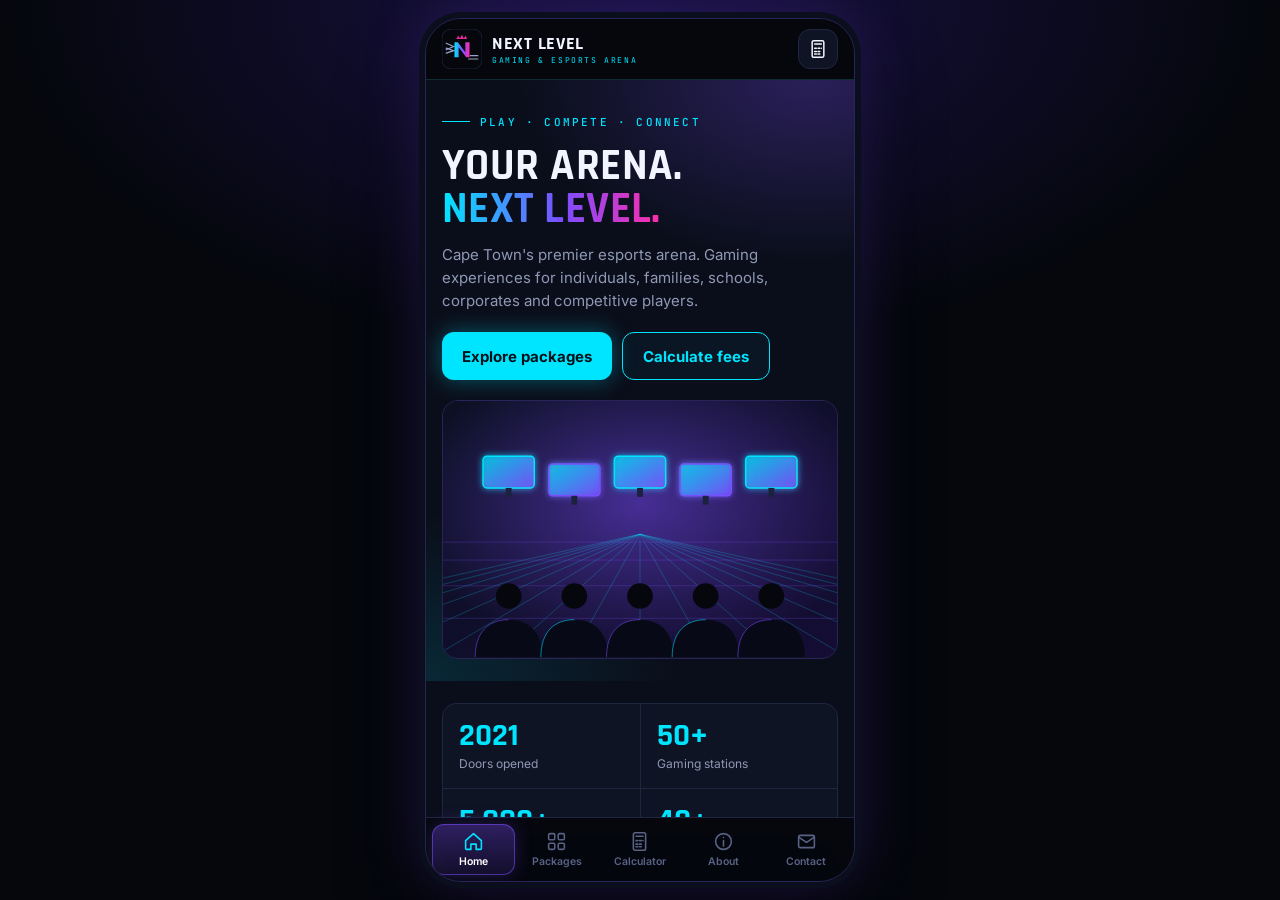
<file: MOBILE APP/index.html>
<!DOCTYPE html>
<html lang="en">
<head>
<meta charset="utf-8">
<meta name="viewport" content="width=device-width, initial-scale=1, viewport-fit=cover">
<meta name="theme-color" content="#05070D">
<meta name="color-scheme" content="dark">
<title>Next Level Gaming & Esports Arena</title>
<link rel="preconnect" href="https://fonts.googleapis.com">
<link rel="preconnect" href="https://fonts.gstatic.com" crossorigin>
<link href="https://fonts.googleapis.com/css2?family=Rajdhani:wght@500;600;700&family=Inter:wght@400;500;600;700&family=JetBrains+Mono:wght@400;500&display=swap" rel="stylesheet">
<link rel="stylesheet" href="styles.css">
</head>
<body>
<div id="app">
  <header class="top" id="top"></header>
  <main id="view"></main>
  <nav class="tabs" id="tabs" aria-label="Main"></nav>
  <div id="scrim" data-a="closesheet"></div>
  <section id="sheet" aria-modal="true" role="dialog" aria-label="Book a session"></section>
  <div id="toast" role="status"></div>
</div>

<script src="app.js"></script>
</body>
</html>
</file>
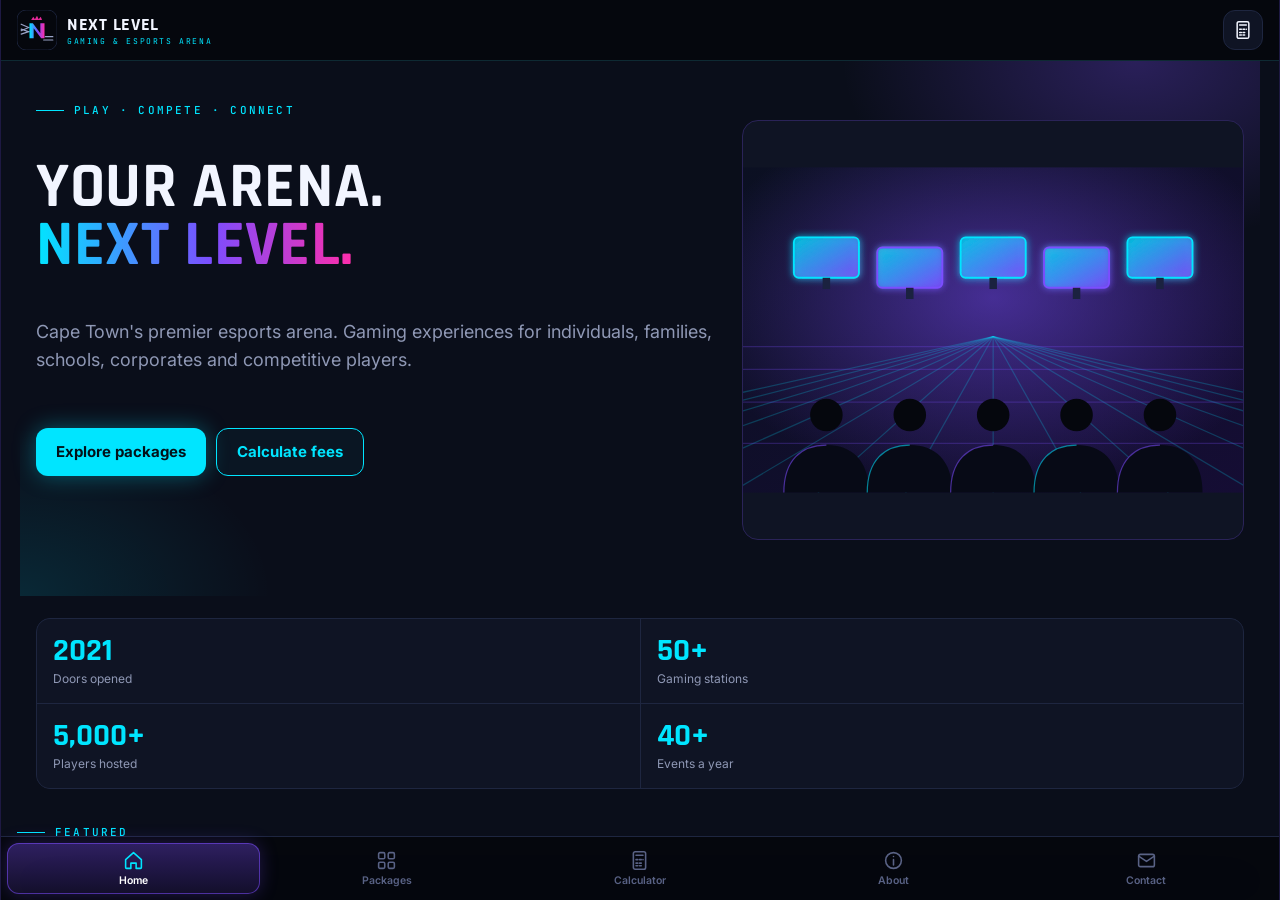
<file: TASK 2/index.html>
<!DOCTYPE html>
<html lang="en">
<head>
<meta charset="utf-8">
<meta name="viewport" content="width=device-width, initial-scale=1, viewport-fit=cover">
<meta name="theme-color" content="#05070D">
<meta name="color-scheme" content="dark">
<title>Next Level Gaming & Esports Arena</title>
<link rel="preconnect" href="https://fonts.googleapis.com">
<link rel="preconnect" href="https://fonts.gstatic.com" crossorigin>
<link href="https://fonts.googleapis.com/css2?family=Rajdhani:wght@500;600;700&family=Inter:wght@400;500;600;700&family=JetBrains+Mono:wght@400;500&display=swap" rel="stylesheet">
<link rel="stylesheet" href="styles.css">
</head>
<body>
<div id="NEXTLEVEL" class="app">
  <header class="top" id="top"></header>
  <main id="view"></main>
  <nav class="tabs" id="tabs" aria-label="Main"></nav>
  <div id="scrim" data-a="closesheet"></div>
  <section id="sheet" aria-modal="true" role="dialog" aria-label="Book a session"></section>
  <div id="toast" role="status"></div>
</div>

<script src="NEXTLEVELWA.js"></script>
</body>
</html>
</file>
<file: MOBILE APP/styles.css>
:root{
  --bg:#05070D; --bg2:#0A0E1A; --card:#0F1424; --card2:#141A2E;
  --line:#1E2640; --line2:#2A2358;
  --cyan:#00E5FF; --purple:#7C4DFF; --pink:#FF2DAA; --green:#00D68F;
  --text:#F2F5FF; --mute:#8F98B5; --dim:#5A6385;
  --display:'Rajdhani','Chakra Petch','Arial Narrow',sans-serif;
  --body:'Inter',system-ui,-apple-system,'Segoe UI',sans-serif;
  --mono:'JetBrains Mono','Space Mono',ui-monospace,Menlo,Consolas,monospace;
}
*{box-sizing:border-box;-webkit-tap-highlight-color:transparent}
html,body{height:100%;margin:0;background:var(--bg);color:var(--text);font-family:var(--body);overscroll-behavior:none}
body{display:flex;justify-content:center;align-items:stretch}
button{font:inherit;color:inherit;cursor:pointer;border:0;background:none;padding:0}
button:focus-visible,input:focus-visible,select:focus-visible,textarea:focus-visible,a:focus-visible{outline:2px solid var(--cyan);outline-offset:2px}
a{color:inherit;text-decoration:none}
#app{position:relative;width:100%;max-width:430px;height:100%;display:flex;flex-direction:column;background:var(--bg2);overflow:hidden}
@media (min-width:600px){
  body{align-items:center;background:radial-gradient(900px 500px at 50% 0,#1a1245 0,var(--bg) 70%)}
  #app{height:min(900px,96%);border-radius:36px;border:1px solid var(--line2);box-shadow:0 0 0 6px #0b0f1d,0 0 60px rgba(124,77,255,.25),0 30px 80px rgba(0,0,0,.6)}
}
/* header */
.top{flex:none;display:flex;align-items:center;justify-content:space-between;padding:calc(10px + env(safe-area-inset-top,0px)) 16px 10px;background:#05070D;border-bottom:1px solid #0e2a33;z-index:5}
.brand{display:flex;align-items:center;gap:10px;min-width:0}
.brand .wm{font-family:var(--display);font-weight:700;font-size:18px;line-height:1;letter-spacing:.04em}
.brand .wm small{display:block;font-family:var(--mono);font-weight:400;font-size:8px;letter-spacing:.2em;color:var(--cyan);margin-top:3px}
.iconbtn{position:relative;width:40px;height:40px;border-radius:12px;display:grid;place-items:center;border:1px solid var(--line);background:var(--card)}
.iconbtn svg{width:20px;height:20px}
.badge{position:absolute;top:-5px;right:-5px;min-width:18px;height:18px;border-radius:9px;background:var(--pink);color:#fff;font:600 10px/18px var(--mono);text-align:center;padding:0 4px;box-shadow:0 0 10px rgba(255,45,170,.6)}
/* view */
#view{flex:1;overflow-y:auto;overflow-x:hidden;scroll-behavior:smooth;padding-bottom:16px}
#view::-webkit-scrollbar{width:0}
/* tabs */
.tabs{flex:none;display:grid;grid-template-columns:repeat(5,1fr);background:#05070D;border-top:1px solid var(--line);padding:6px 6px calc(6px + env(safe-area-inset-bottom,0px));z-index:5}
.tab{display:flex;flex-direction:column;align-items:center;gap:3px;padding:7px 0;border-radius:12px;color:var(--dim);font-size:10.5px;font-weight:600}
.tab svg{width:21px;height:21px}
.tab.on{color:#fff;background:linear-gradient(180deg,rgba(124,77,255,.35),rgba(124,77,255,.12));box-shadow:inset 0 0 0 1px rgba(124,77,255,.55),0 0 18px rgba(124,77,255,.25)}
.tab.on svg{color:var(--cyan)}
/* type */
h1,h2,h3{font-family:var(--display);text-transform:uppercase;margin:0;line-height:.98;letter-spacing:.01em}
h1{font-size:44px;font-weight:700}
h2{font-size:28px;font-weight:700}
h3{font-size:20px;font-weight:700}
.grad{background:linear-gradient(90deg,var(--cyan),var(--purple) 55%,var(--pink));-webkit-background-clip:text;background-clip:text;color:transparent}
.pu{color:var(--purple)}
.mono{font-family:var(--mono)}
.eyebrow{display:inline-flex;align-items:center;gap:10px;font:500 11px var(--mono);letter-spacing:.2em;text-transform:uppercase;color:var(--cyan)}
.eyebrow::before{content:"";width:28px;height:1px;background:var(--cyan)}
.tag{display:inline-block;font:500 11px var(--mono);letter-spacing:.08em;text-transform:uppercase;padding:5px 10px;border-radius:8px;border:1px solid var(--line);background:var(--card2);color:var(--mute)}
.tag.cy{color:var(--cyan);border-color:#0b5566;background:rgba(0,229,255,.08)}
.tag.gr{color:var(--green);border-color:#0b5a41;background:rgba(0,214,143,.1)}
.tag.pk{color:var(--pink);border-color:#5a1442;background:rgba(255,45,170,.1)}
.tag.pp{color:#a98bff;border-color:#3a2a80;background:rgba(124,77,255,.12)}
.sec{padding:22px 16px}
.sec.alt{background:var(--bg);border-top:1px solid var(--line);border-bottom:1px solid var(--line)}
.lead{color:var(--mute);font-size:15px;line-height:1.55;margin:12px 0 0}
.lbl{display:flex;align-items:center;gap:10px;font:500 11px var(--mono);letter-spacing:.2em;text-transform:uppercase;color:#14a3ba;margin:0 0 14px}
.lbl::before{content:"";width:4px;height:18px;border-radius:2px;background:var(--cyan);box-shadow:0 0 10px var(--cyan)}
/* buttons */
.btn{display:inline-flex;align-items:center;justify-content:center;gap:8px;height:48px;padding:0 20px;border-radius:12px;font-weight:700;font-size:15px;transition:transform .12s,box-shadow .12s}
.btn:active{transform:scale(.97)}
.btn.pri{background:var(--cyan);color:#03121a;box-shadow:0 0 22px rgba(0,229,255,.35)}
.btn.out{border:1px solid var(--cyan);color:var(--cyan);background:rgba(0,229,255,.04)}
.btn.pur{border:1px solid var(--purple);color:#b9a3ff;background:rgba(124,77,255,.1)}
.btn.blk{width:100%}
.btn svg{width:18px;height:18px}
.row{display:flex;gap:10px;align-items:center}
.wrap{flex-wrap:wrap}
/* hero */
.hero{position:relative;padding:26px 16px 22px;background:radial-gradient(420px 260px at 90% 0,rgba(124,77,255,.28),transparent 70%),radial-gradient(360px 240px at 0 100%,rgba(0,229,255,.12),transparent 70%)}
.hero h1{margin:16px 0 0}
.art{display:block;width:100%;height:auto;border-radius:16px;border:1px solid var(--line2);background:var(--card)}
.stats{display:grid;grid-template-columns:1fr 1fr;gap:1px;background:var(--line);border:1px solid var(--line);border-radius:14px;overflow:hidden}
.stat{background:var(--card);padding:16px}
.stat b{display:block;font:700 32px/1 var(--display);color:var(--cyan)}
.stat span{font-size:12px;color:var(--mute)}
/* chips */
.chips{display:flex;gap:8px;overflow-x:auto;padding:0 16px 2px;scrollbar-width:none}
.chips::-webkit-scrollbar{display:none}
.chip{flex:none;padding:9px 15px;border-radius:10px;border:1px solid var(--line);background:var(--card);color:var(--mute);font-weight:600;font-size:13px}
.chip.on{color:var(--cyan);border-color:#0b6a80;background:rgba(0,229,255,.1);box-shadow:0 0 14px rgba(0,229,255,.18)}
/* cards */
.card{background:var(--card);border:1px solid var(--line2);border-radius:16px;overflow:hidden}
.card .art{border:0;border-radius:0;border-bottom:1px solid var(--line2)}
.card .bd{padding:14px}
.price{font:700 24px/1 var(--display);color:var(--cyan)}
.price small{font:400 11px var(--mono);color:var(--dim);margin-left:4px}
.tg{font:500 13px var(--mono);color:var(--pink)}
.meta{display:flex;gap:14px;font-size:12.5px;color:var(--mute);align-items:center}
.meta span{display:inline-flex;gap:5px;align-items:center}
.meta svg{width:14px;height:14px}
.hscroll{display:flex;gap:12px;overflow-x:auto;padding:0 16px 4px;scroll-snap-type:x mandatory;scrollbar-width:none}
.hscroll::-webkit-scrollbar{display:none}
.hscroll .card{flex:none;width:260px;scroll-snap-align:start}
.stack{display:flex;flex-direction:column;gap:14px}
/* check list */
.checks{list-style:none;margin:0;padding:0;display:grid;gap:10px}
.checks li{display:flex;gap:10px;align-items:flex-start;font-size:14px;color:#cdd3ea}
.checks svg{flex:none;width:18px;height:18px;color:var(--green);margin-top:1px}
/* tiers */
.tiers{display:grid;grid-template-columns:1fr 1fr;gap:10px}
.tier{padding:14px;border-radius:12px;background:var(--card);border:1px solid var(--line);transition:.2s}
.tier small{display:block;font:400 11px var(--mono);color:var(--dim)}
.tier b{font:700 24px var(--display);color:var(--mute)}
.tier.on{border-color:var(--cyan);background:rgba(0,229,255,.08);box-shadow:0 0 18px rgba(0,229,255,.22)}
.tier.on b{color:var(--cyan)}
.tier.on small{color:#7fe9f7}
.line{display:flex;align-items:center;justify-content:space-between;gap:12px;padding:12px 0;border-bottom:1px solid var(--line)}
.line:last-child{border-bottom:0}
.step{display:inline-flex;align-items:center;border:1px solid var(--line2);border-radius:10px;overflow:hidden}
.step button{width:32px;height:32px;display:grid;place-items:center;background:var(--card2)}
.step button svg{width:14px;height:14px}
.step b{min-width:32px;text-align:center;font:500 13px var(--mono)}
.sum{background:var(--card);border:1px solid var(--line2);border-radius:16px;padding:16px}
.sum .r{display:flex;justify-content:space-between;padding:6px 0;font-size:14px;color:var(--mute)}
.sum .r.t{border-top:1px solid var(--line);margin-top:8px;padding-top:14px;color:var(--text);font-weight:700}
.sum .r.t b{font:700 30px/1 var(--display);color:var(--cyan)}
.sum .g{color:var(--green)}
.empty{text-align:center;padding:26px 10px;color:var(--dim);font:400 13px var(--mono)}
/* about */
.vals{display:grid;gap:12px}
.val{display:flex;gap:14px;padding:16px;background:var(--card);border:1px solid var(--line);border-radius:14px}
.val i{flex:none;width:42px;height:42px;border-radius:12px;display:grid;place-items:center}
.val i svg{width:22px;height:22px}
.val p{margin:4px 0 0;font-size:13.5px;color:var(--mute);line-height:1.5}
.team{display:grid;grid-template-columns:1fr 1fr;gap:12px}
.mem{background:var(--card);border:1px solid var(--line);border-radius:14px;padding:16px;text-align:center}
.av{width:68px;height:68px;border-radius:50%;margin:0 auto 10px;display:grid;place-items:center;font:700 24px var(--display);color:#fff}
.mem b{display:block;font-size:14px}
.mem span{font:400 11px var(--mono);color:var(--cyan)}
.cta{margin:0 16px;padding:22px;border-radius:18px;background:linear-gradient(135deg,#2a1a6e,#5b2bd6 60%,#a02bd6);border:1px solid #6b45ff;box-shadow:0 0 40px rgba(124,77,255,.3)}
.cta h2{font-size:26px}
.cta p{color:#d7cbff;font-size:14px;margin:8px 0 16px}
/* forms */
.fld{display:grid;gap:6px;margin-bottom:14px}
.fld label{font:500 11px var(--mono);letter-spacing:.08em;color:var(--mute)}
.in{width:100%;background:var(--card);border:1px solid var(--line2);border-radius:12px;color:var(--text);font:400 15px var(--body);padding:13px 14px;appearance:none;-webkit-appearance:none}
.in::placeholder{color:var(--dim)}
.in:focus{border-color:var(--cyan);box-shadow:0 0 0 3px rgba(0,229,255,.12)}
textarea.in{min-height:110px;resize:vertical}
.ct{display:flex;align-items:center;gap:14px;padding:12px;background:var(--card);border:1px solid var(--line);border-radius:14px;margin-bottom:10px}
.ct i{flex:none;width:44px;height:44px;border-radius:12px;display:grid;place-items:center;border:1px solid}
.ct i svg{width:20px;height:20px}
.ct small{display:block;font:400 10.5px var(--mono);color:var(--dim);letter-spacing:.08em}
.ct b{font-weight:500;font-size:14.5px}
.map{height:150px;border-radius:14px;border:1px solid var(--line2);overflow:hidden;background:var(--card)}
.foot{padding:22px 16px 10px;color:var(--dim);font-size:12px;text-align:center;font-family:var(--mono)}
/* sheet */
#scrim{position:absolute;inset:0;background:rgba(2,4,10,.7);backdrop-filter:blur(4px);opacity:0;pointer-events:none;transition:opacity .2s;z-index:20}
#scrim.on{opacity:1;pointer-events:auto}
#sheet{position:absolute;left:0;right:0;bottom:0;max-height:92%;display:flex;flex-direction:column;background:var(--bg2);border:1px solid var(--line2);border-bottom:0;border-radius:24px 24px 0 0;transform:translateY(105%);transition:transform .28s cubic-bezier(.2,.8,.2,1);z-index:21;box-shadow:0 -20px 60px rgba(124,77,255,.25)}
#sheet.on{transform:none}
#sheet .grab{width:44px;height:4px;border-radius:2px;background:var(--line2);margin:10px auto 0}
#sheet .in-sc{overflow-y:auto;padding:14px 16px calc(20px + env(safe-area-inset-bottom,0px))}
.days{display:flex;gap:8px;overflow-x:auto;scrollbar-width:none;padding-bottom:2px}
.days::-webkit-scrollbar{display:none}
.day{flex:none;width:56px;padding:10px 0;border-radius:12px;background:var(--card);border:1px solid var(--line);text-align:center}
.day small{display:block;font:400 10px var(--mono);color:var(--dim);text-transform:uppercase}
.day b{font:700 20px var(--display)}
.day.on{border-color:var(--cyan);background:rgba(0,229,255,.1);color:var(--cyan)}
.slots{display:grid;grid-template-columns:repeat(3,1fr);gap:8px}
.slot{padding:11px 0;border-radius:10px;background:var(--card);border:1px solid var(--line);font:500 13px var(--mono);color:var(--mute)}
.slot.on{border-color:var(--pink);color:var(--pink);background:rgba(255,45,170,.1)}
.ok{text-align:center;padding:18px 0 6px}
.ok .ring{width:76px;height:76px;border-radius:50%;margin:0 auto 14px;display:grid;place-items:center;background:rgba(0,214,143,.12);border:1px solid #0b5a41;box-shadow:0 0 30px rgba(0,214,143,.3)}
.ok .ring svg{width:36px;height:36px;color:var(--green)}
#toast{position:absolute;left:50%;bottom:92px;transform:translate(-50%,20px);background:#10172b;border:1px solid var(--cyan);color:var(--text);padding:11px 16px;border-radius:12px;font-size:13px;font-weight:500;opacity:0;pointer-events:none;transition:.22s;z-index:30;white-space:nowrap;box-shadow:0 0 22px rgba(0,229,255,.3)}
#toast.on{opacity:1;transform:translate(-50%,0)}
.back{display:inline-flex;align-items:center;gap:6px;color:var(--mute);font-weight:600;font-size:14px;padding:4px 0}
.back svg{width:18px;height:18px}
@media (prefers-reduced-motion:reduce){*{transition:none!important;scroll-behavior:auto!important}}
</file>
<file: TASK 2/styles.css>
:root{
  --bg:#05070D; --bg2:#0A0E1A; --card:#0F1424; --card2:#141A2E;
  --line:#1E2640; --line2:#2A2358;
  --cyan:#00E5FF; --purple:#7C4DFF; --pink:#FF2DAA; --green:#00D68F;
  --text:#F2F5FF; --mute:#8F98B5; --dim:#5A6385;
  --display:'Rajdhani','Chakra Petch','Arial Narrow',sans-serif;
  --body:'Inter',system-ui,-apple-system,'Segoe UI',sans-serif;
  --mono:'JetBrains Mono','Space Mono',ui-monospace,Menlo,Consolas,monospace;
}
*{box-sizing:border-box;-webkit-tap-highlight-color:transparent}
html,body{height:100%;margin:0;background:var(--bg);color:var(--text);font-family:var(--body);overscroll-behavior:none}
body{display:flex;justify-content:center;align-items:stretch}
button{font:inherit;color:inherit;cursor:pointer;border:0;background:none;padding:0}
button:focus-visible,input:focus-visible,select:focus-visible,textarea:focus-visible,a:focus-visible{outline:2px solid var(--cyan);outline-offset:2px}
a{color:inherit;text-decoration:none}
.app{position:relative;width:100%;max-width:430px;height:100%;display:flex;flex-direction:column;background:var(--bg2);overflow:hidden}
@media (min-width:600px){
  body{align-items:flex-start;background:radial-gradient(900px 500px at 50% 0,#1a1245 0,var(--bg) 70%)}
  .app{width:min(1500px,100%);height:100vh;max-width:none;border-radius:0;border:0;box-shadow:none;border-left:1px solid rgba(124,77,255,.18);border-right:1px solid rgba(124,77,255,.18)}
  #view{max-width:1360px;width:100%;margin:0 auto;padding-bottom:24px}
  .top,.tabs{padding-left:28px;padding-right:28px}
  .hero,.sec,.cta,.foot,.chips,.hscroll,.page-intro{max-width:1240px;margin-left:auto;margin-right:auto}
  .hscroll{padding-left:0;padding-right:0}
  .cta{width:min(1240px,calc(100% - 32px))}
}

@media (min-width:900px){
  .top{padding-top:18px;padding-bottom:18px}
  .brand .wm{font-size:22px}
  .brand .wm small{font-size:9px;letter-spacing:.26em}
  .hero{display:grid;grid-template-columns:1.15fr .85fr;align-items:center;gap:26px;padding:42px 24px 30px}
  .hero > *{max-width:760px}
  .hero .art{grid-column:2;grid-row:1 / span 7;max-width:100%;min-height:420px}
  .hero .eyebrow{margin-top:16px}
  .hero h1{font-size:clamp(48px,5vw,96px);margin-top:18px;line-height:.9}
  .hero .lead{max-width:760px;font-size:18px;margin-top:18px}
  .hero .row{margin-top:28px!important}
  .btn{height:58px;padding:0 28px;font-size:17px}
  .stats{grid-template-columns:repeat(4,1fr);max-width:1240px}
  .stat b{font-size:42px}
  .stat span{font-size:13px}
  .hscroll{gap:18px;padding:0 4px 8px}
  .hscroll .card{width:330px}
  .card .bd{padding:18px}
  .team{grid-template-columns:repeat(4,1fr)}
  .vals{grid-template-columns:repeat(3,1fr)}
  .cta{display:flex;align-items:center;justify-content:space-between;gap:24px;padding:28px 30px}
  .cta h2,.cta p{margin:0}
  .cta p{max-width:560px}
  .cta .btn{width:auto;min-width:220px}
  .tabs{padding-bottom:10px}
  .tab{padding-top:10px;padding-bottom:10px}
  .tab svg{width:24px;height:24px}
  .sec{padding:32px 24px}
  .line,.val,.mem,.card,.sum,.ct,.cta,.chip{box-shadow:0 12px 32px rgba(11,19,35,.18)}
  .package-list{display:grid;grid-template-columns:repeat(2,minmax(0,1fr));gap:18px}
  .package-list .card{min-width:0}
  .package-list .empty{grid-column:1/-1}
  #view[data-route="packages"] .chips{flex-wrap:wrap;justify-content:center;gap:10px;padding:0 24px 12px;overflow:visible}
  #view[data-route="fees"]{display:grid;grid-template-columns:minmax(0,1.1fr) minmax(320px,.9fr);align-content:start;gap:0 24px}
  .fee-intro,.contact-intro{grid-column:1/-1;width:100%;max-width:none;margin-left:0;margin-right:0}
  .fee-tiers,.fee-packages,.fee-summary{width:100%;max-width:none;margin:0}
  .fee-tiers{grid-column:1;grid-row:2}
  .fee-packages{grid-column:1;grid-row:3}
  .fee-summary{grid-column:2;grid-row:2 / span 2;position:sticky;top:20px;align-self:start}
  #view[data-route="fees"] > .foot{grid-column:1/-1}
  #view[data-route="contact"]{display:grid;grid-template-columns:repeat(2,minmax(0,1fr));align-content:start;gap:0 24px}
  .contact-intro{grid-column:1/-1}
  .contact-details,.contact-form{width:100%;max-width:none;margin:0}
  .contact-details{grid-column:1}
  .contact-form{grid-column:2}
  .contact-details .map{height:240px}
  #view[data-route="contact"] > .foot{grid-column:1/-1}
}

@media (min-width:1200px){
  .hero{padding-left:32px;padding-right:32px}
  .hscroll .card{width:360px}
  .sec{padding-left:32px;padding-right:32px}
  .top,.tabs{padding-left:32px;padding-right:32px}
  .tabs{grid-template-columns:repeat(5,minmax(110px,1fr));}
}
/* header */
.top{flex:none;display:flex;align-items:center;justify-content:space-between;padding:calc(10px + env(safe-area-inset-top,0px)) 16px 10px;background:#05070D;border-bottom:1px solid #0e2a33;z-index:5}
.brand{display:flex;align-items:center;gap:10px;min-width:0}
.brand .wm{font-family:var(--display);font-weight:700;font-size:18px;line-height:1;letter-spacing:.04em}
.brand .wm small{display:block;font-family:var(--mono);font-weight:400;font-size:8px;letter-spacing:.2em;color:var(--cyan);margin-top:3px}
.iconbtn{position:relative;width:40px;height:40px;border-radius:12px;display:grid;place-items:center;border:1px solid var(--line);background:var(--card)}
.iconbtn svg{width:20px;height:20px}
.badge{position:absolute;top:-5px;right:-5px;min-width:18px;height:18px;border-radius:9px;background:var(--pink);color:#fff;font:600 10px/18px var(--mono);text-align:center;padding:0 4px;box-shadow:0 0 10px rgba(255,45,170,.6)}
/* view */
#view{flex:1;overflow-y:auto;overflow-x:hidden;scroll-behavior:smooth;padding-bottom:16px}
#view::-webkit-scrollbar{width:0}
/* tabs */
.tabs{flex:none;display:grid;grid-template-columns:repeat(5,1fr);background:#05070D;border-top:1px solid var(--line);padding:6px 6px calc(6px + env(safe-area-inset-bottom,0px));z-index:5}
.tab{display:flex;flex-direction:column;align-items:center;gap:3px;padding:7px 0;border-radius:12px;color:var(--dim);font-size:10.5px;font-weight:600}
.tab svg{width:21px;height:21px}
.tab.on{color:#fff;background:linear-gradient(180deg,rgba(124,77,255,.35),rgba(124,77,255,.12));box-shadow:inset 0 0 0 1px rgba(124,77,255,.55),0 0 18px rgba(124,77,255,.25)}
.tab.on svg{color:var(--cyan)}
/* type */
h1,h2,h3{font-family:var(--display);text-transform:uppercase;margin:0;line-height:.98;letter-spacing:.01em}
h1{font-size:44px;font-weight:700}
h2{font-size:28px;font-weight:700}
h3{font-size:20px;font-weight:700}
.grad{background:linear-gradient(90deg,var(--cyan),var(--purple) 55%,var(--pink));-webkit-background-clip:text;background-clip:text;color:transparent}
.pu{color:var(--purple)}
.mono{font-family:var(--mono)}
.eyebrow{display:inline-flex;align-items:center;gap:10px;font:500 11px var(--mono);letter-spacing:.2em;text-transform:uppercase;color:var(--cyan)}
.eyebrow::before{content:"";width:28px;height:1px;background:var(--cyan)}
.tag{display:inline-block;font:500 11px var(--mono);letter-spacing:.08em;text-transform:uppercase;padding:5px 10px;border-radius:8px;border:1px solid var(--line);background:var(--card2);color:var(--mute)}
.tag.cy{color:var(--cyan);border-color:#0b5566;background:rgba(0,229,255,.08)}
.tag.gr{color:var(--green);border-color:#0b5a41;background:rgba(0,214,143,.1)}
.tag.pk{color:var(--pink);border-color:#5a1442;background:rgba(255,45,170,.1)}
.tag.pp{color:#a98bff;border-color:#3a2a80;background:rgba(124,77,255,.12)}
.sec{padding:22px 16px}
.sec.alt{background:var(--bg);border-top:1px solid var(--line);border-bottom:1px solid var(--line)}
.lead{color:var(--mute);font-size:15px;line-height:1.55;margin:12px 0 0}
.lbl{display:flex;align-items:center;gap:10px;font:500 11px var(--mono);letter-spacing:.2em;text-transform:uppercase;color:#14a3ba;margin:0 0 14px}
.lbl::before{content:"";width:4px;height:18px;border-radius:2px;background:var(--cyan);box-shadow:0 0 10px var(--cyan)}
/* buttons */
.btn{display:inline-flex;align-items:center;justify-content:center;gap:8px;height:48px;padding:0 20px;border-radius:12px;font-weight:700;font-size:15px;transition:transform .12s,box-shadow .12s}
.btn:active{transform:scale(.97)}
.btn.pri{background:var(--cyan);color:#03121a;box-shadow:0 0 22px rgba(0,229,255,.35)}
.btn.out{border:1px solid var(--cyan);color:var(--cyan);background:rgba(0,229,255,.04)}
.btn.pur{border:1px solid var(--purple);color:#b9a3ff;background:rgba(124,77,255,.1)}
.btn.blk{width:100%}
.btn svg{width:18px;height:18px}
.row{display:flex;gap:10px;align-items:center}
.wrap{flex-wrap:wrap}
/* hero */
.hero{position:relative;padding:26px 16px 22px;background:radial-gradient(420px 260px at 90% 0,rgba(124,77,255,.28),transparent 70%),radial-gradient(360px 240px at 0 100%,rgba(0,229,255,.12),transparent 70%)}
.hero h1{margin:16px 0 0}
.art{display:block;width:100%;height:auto;border-radius:16px;border:1px solid var(--line2);background:var(--card)}
.stats{display:grid;grid-template-columns:1fr 1fr;gap:1px;background:var(--line);border:1px solid var(--line);border-radius:14px;overflow:hidden}
.stat{background:var(--card);padding:16px}
.stat b{display:block;font:700 32px/1 var(--display);color:var(--cyan)}
.stat span{font-size:12px;color:var(--mute)}
/* chips */
.chips{display:flex;gap:8px;overflow-x:auto;padding:0 16px 2px;scrollbar-width:none}
.chips::-webkit-scrollbar{display:none}
.chip{flex:none;padding:9px 15px;border-radius:10px;border:1px solid var(--line);background:var(--card);color:var(--mute);font-weight:600;font-size:13px}
.chip.on{color:var(--cyan);border-color:#0b6a80;background:rgba(0,229,255,.1);box-shadow:0 0 14px rgba(0,229,255,.18)}
/* cards */
.card{background:var(--card);border:1px solid var(--line2);border-radius:16px;overflow:hidden}
.card .art{border:0;border-radius:0;border-bottom:1px solid var(--line2)}
.card .bd{padding:14px}
.price{font:700 24px/1 var(--display);color:var(--cyan)}
.price small{font:400 11px var(--mono);color:var(--dim);margin-left:4px}
.tg{font:500 13px var(--mono);color:var(--pink)}
.meta{display:flex;gap:14px;font-size:12.5px;color:var(--mute);align-items:center}
.meta span{display:inline-flex;gap:5px;align-items:center}
.meta svg{width:14px;height:14px}
.hscroll{display:flex;gap:12px;overflow-x:auto;padding:0 16px 4px;scroll-snap-type:x mandatory;scrollbar-width:none}
.hscroll::-webkit-scrollbar{display:none}
.hscroll .card{flex:none;width:260px;scroll-snap-align:start}
.stack{display:flex;flex-direction:column;gap:14px}
/* check list */
.checks{list-style:none;margin:0;padding:0;display:grid;gap:10px}
.checks li{display:flex;gap:10px;align-items:flex-start;font-size:14px;color:#cdd3ea}
.checks svg{flex:none;width:18px;height:18px;color:var(--green);margin-top:1px}
/* tiers */
.tiers{display:grid;grid-template-columns:1fr 1fr;gap:10px}
.tier{padding:14px;border-radius:12px;background:var(--card);border:1px solid var(--line);transition:.2s}
.tier small{display:block;font:400 11px var(--mono);color:var(--dim)}
.tier b{font:700 24px var(--display);color:var(--mute)}
.tier.on{border-color:var(--cyan);background:rgba(0,229,255,.08);box-shadow:0 0 18px rgba(0,229,255,.22)}
.tier.on b{color:var(--cyan)}
.tier.on small{color:#7fe9f7}
.line{display:flex;align-items:center;justify-content:space-between;gap:12px;padding:12px 0;border-bottom:1px solid var(--line)}
.line:last-child{border-bottom:0}
.step{display:inline-flex;align-items:center;border:1px solid var(--line2);border-radius:10px;overflow:hidden}
.step button{width:32px;height:32px;display:grid;place-items:center;background:var(--card2)}
.step button svg{width:14px;height:14px}
.step b{min-width:32px;text-align:center;font:500 13px var(--mono)}
.sum{background:var(--card);border:1px solid var(--line2);border-radius:16px;padding:16px}
.sum .r{display:flex;justify-content:space-between;padding:6px 0;font-size:14px;color:var(--mute)}
.sum .r.t{border-top:1px solid var(--line);margin-top:8px;padding-top:14px;color:var(--text);font-weight:700}
.sum .r.t b{font:700 30px/1 var(--display);color:var(--cyan)}
.sum .g{color:var(--green)}
.empty{text-align:center;padding:26px 10px;color:var(--dim);font:400 13px var(--mono)}
/* about */
.vals{display:grid;gap:12px}
.val{display:flex;gap:14px;padding:16px;background:var(--card);border:1px solid var(--line);border-radius:14px}
.val i{flex:none;width:42px;height:42px;border-radius:12px;display:grid;place-items:center}
.val i svg{width:22px;height:22px}
.val p{margin:4px 0 0;font-size:13.5px;color:var(--mute);line-height:1.5}
.team{display:grid;grid-template-columns:1fr 1fr;gap:12px}
.mem{background:var(--card);border:1px solid var(--line);border-radius:14px;padding:16px;text-align:center}
.av{width:68px;height:68px;border-radius:50%;margin:0 auto 10px;display:grid;place-items:center;font:700 24px var(--display);color:#fff}
.mem b{display:block;font-size:14px}
.mem span{font:400 11px var(--mono);color:var(--cyan)}
.cta{margin:0 16px;padding:22px;border-radius:18px;background:linear-gradient(135deg,#2a1a6e,#5b2bd6 60%,#a02bd6);border:1px solid #6b45ff;box-shadow:0 0 40px rgba(124,77,255,.3)}
.cta h2{font-size:26px}
.cta p{color:#d7cbff;font-size:14px;margin:8px 0 16px}
/* forms */
.fld{display:grid;gap:6px;margin-bottom:14px}
.fld label{font:500 11px var(--mono);letter-spacing:.08em;color:var(--mute)}
.in{width:100%;background:var(--card);border:1px solid var(--line2);border-radius:12px;color:var(--text);font:400 15px var(--body);padding:13px 14px;appearance:none;-webkit-appearance:none}
.in::placeholder{color:var(--dim)}
.in:focus{border-color:var(--cyan);box-shadow:0 0 0 3px rgba(0,229,255,.12)}
textarea.in{min-height:110px;resize:vertical}
.ct{display:flex;align-items:center;gap:14px;padding:12px;background:var(--card);border:1px solid var(--line);border-radius:14px;margin-bottom:10px}
.ct i{flex:none;width:44px;height:44px;border-radius:12px;display:grid;place-items:center;border:1px solid}
.ct i svg{width:20px;height:20px}
.ct small{display:block;font:400 10.5px var(--mono);color:var(--dim);letter-spacing:.08em}
.ct b{font-weight:500;font-size:14.5px}
.map{height:150px;border-radius:14px;border:1px solid var(--line2);overflow:hidden;background:var(--card)}
.foot{padding:22px 16px 10px;color:var(--dim);font-size:12px;text-align:center;font-family:var(--mono)}
/* sheet */
#scrim{position:absolute;inset:0;background:rgba(2,4,10,.7);backdrop-filter:blur(4px);opacity:0;pointer-events:none;transition:opacity .2s;z-index:20}
#scrim.on{opacity:1;pointer-events:auto}
#sheet{position:absolute;left:0;right:0;bottom:0;max-height:92%;display:flex;flex-direction:column;background:var(--bg2);border:1px solid var(--line2);border-bottom:0;border-radius:24px 24px 0 0;transform:translateY(105%);transition:transform .28s cubic-bezier(.2,.8,.2,1);z-index:21;box-shadow:0 -20px 60px rgba(124,77,255,.25)}
#sheet.on{transform:none}
#sheet .grab{width:44px;height:4px;border-radius:2px;background:var(--line2);margin:10px auto 0}
#sheet .in-sc{overflow-y:auto;padding:14px 16px calc(20px + env(safe-area-inset-bottom,0px))}
.days{display:flex;gap:8px;overflow-x:auto;scrollbar-width:none;padding-bottom:2px}
.days::-webkit-scrollbar{display:none}
.day{flex:none;width:56px;padding:10px 0;border-radius:12px;background:var(--card);border:1px solid var(--line);text-align:center}
.day small{display:block;font:400 10px var(--mono);color:var(--dim);text-transform:uppercase}
.day b{font:700 20px var(--display)}
.day.on{border-color:var(--cyan);background:rgba(0,229,255,.1);color:var(--cyan)}
.slots{display:grid;grid-template-columns:repeat(3,1fr);gap:8px}
.slot{padding:11px 0;border-radius:10px;background:var(--card);border:1px solid var(--line);font:500 13px var(--mono);color:var(--mute)}
.slot.on{border-color:var(--pink);color:var(--pink);background:rgba(255,45,170,.1)}
.ok{text-align:center;padding:18px 0 6px}
.ok .ring{width:76px;height:76px;border-radius:50%;margin:0 auto 14px;display:grid;place-items:center;background:rgba(0,214,143,.12);border:1px solid #0b5a41;box-shadow:0 0 30px rgba(0,214,143,.3)}
.ok .ring svg{width:36px;height:36px;color:var(--green)}
#toast{position:absolute;left:50%;bottom:92px;transform:translate(-50%,20px);background:#10172b;border:1px solid var(--cyan);color:var(--text);padding:11px 16px;border-radius:12px;font-size:13px;font-weight:500;opacity:0;pointer-events:none;transition:.22s;z-index:30;white-space:nowrap;box-shadow:0 0 22px rgba(0,229,255,.3)}
#toast.on{opacity:1;transform:translate(-50%,0)}
.back{display:inline-flex;align-items:center;gap:6px;color:var(--mute);font-weight:600;font-size:14px;padding:4px 0}
.back svg{width:18px;height:18px}
@media (prefers-reduced-motion:reduce){*{transition:none!important;scroll-behavior:auto!important}}
</file>
